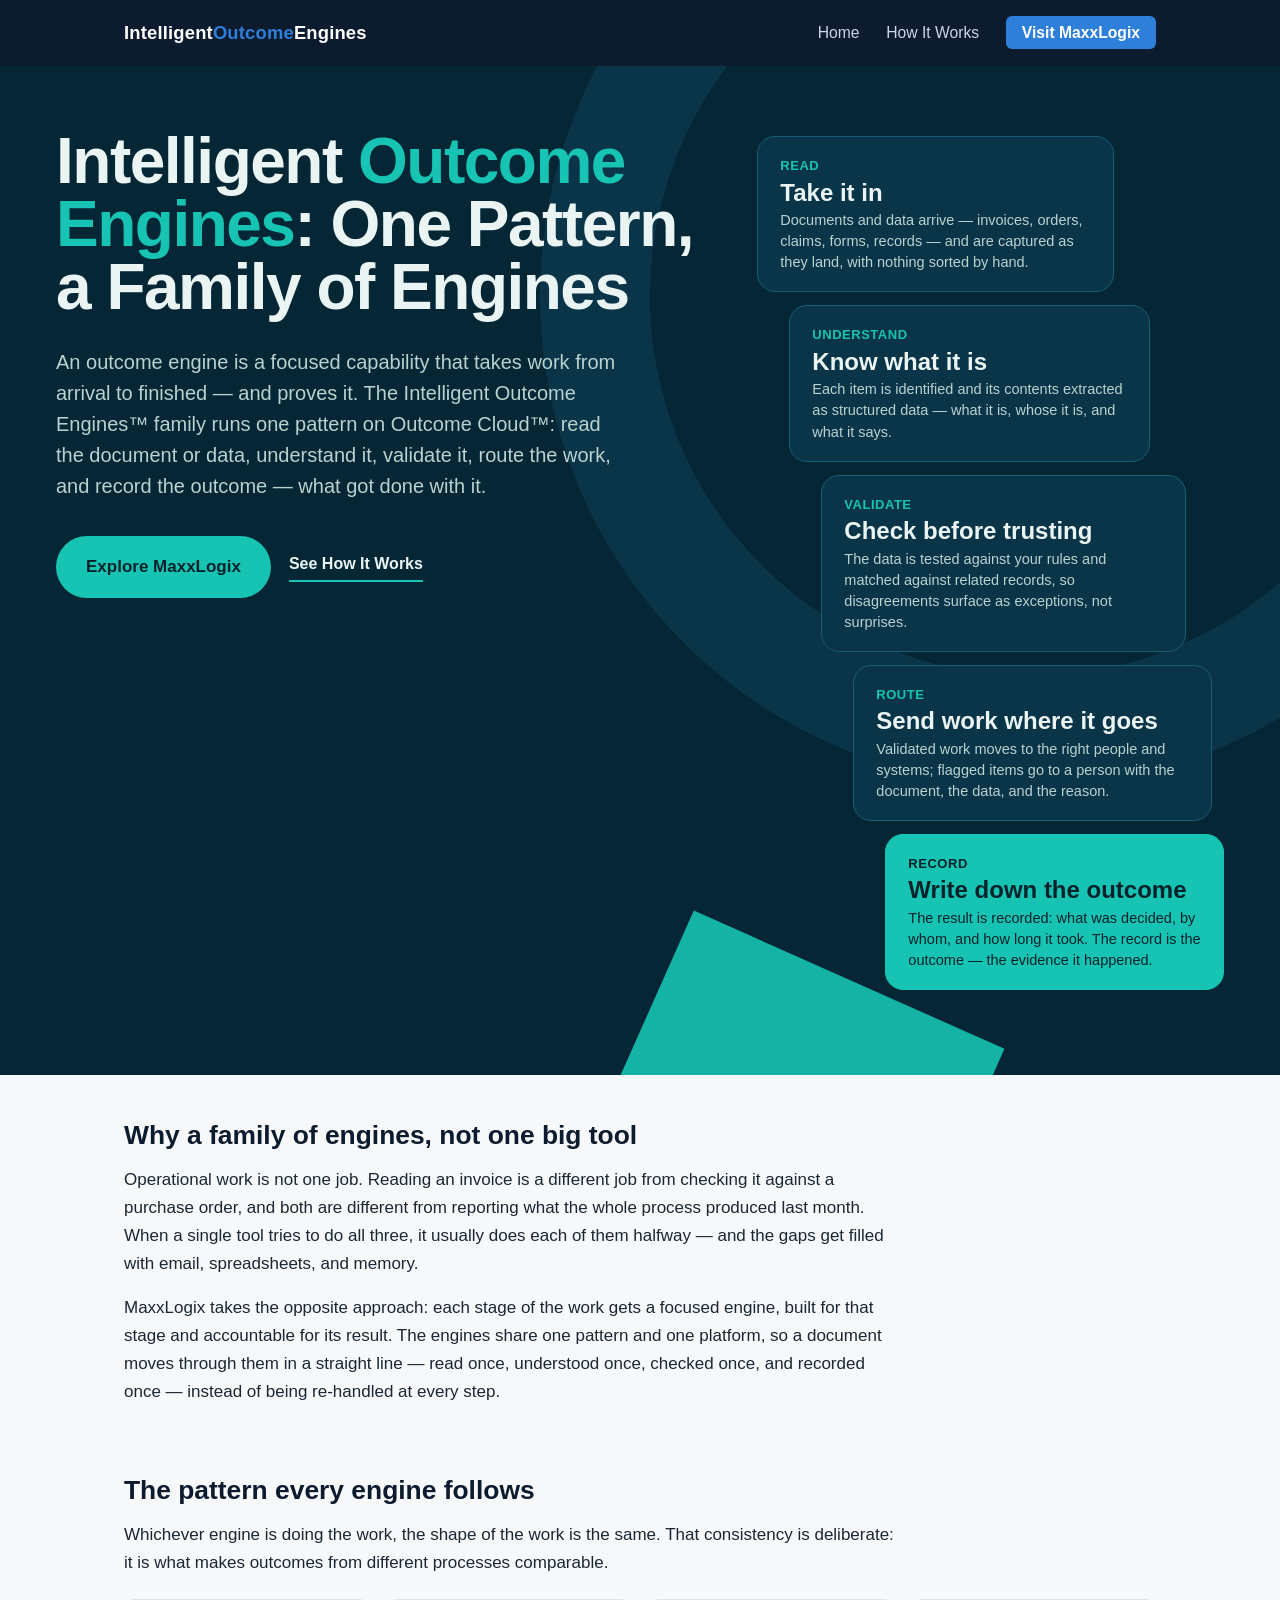
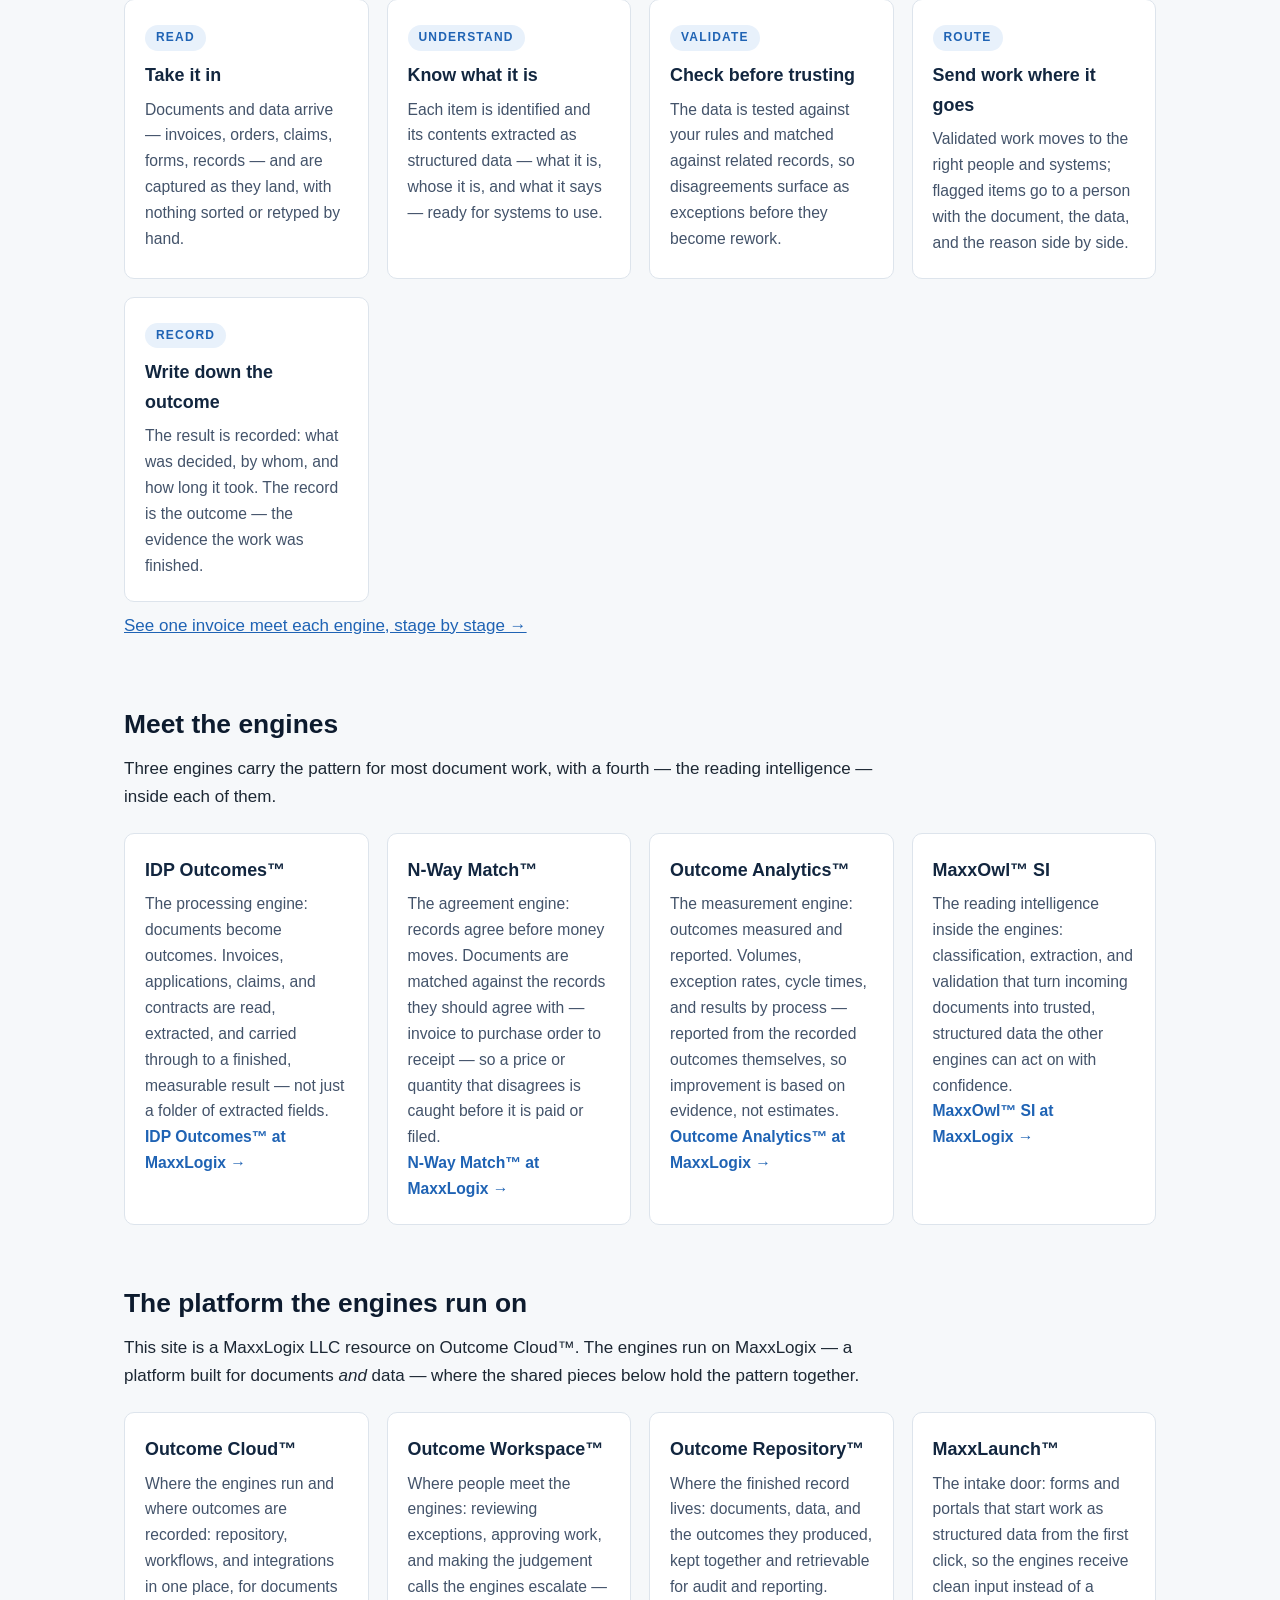
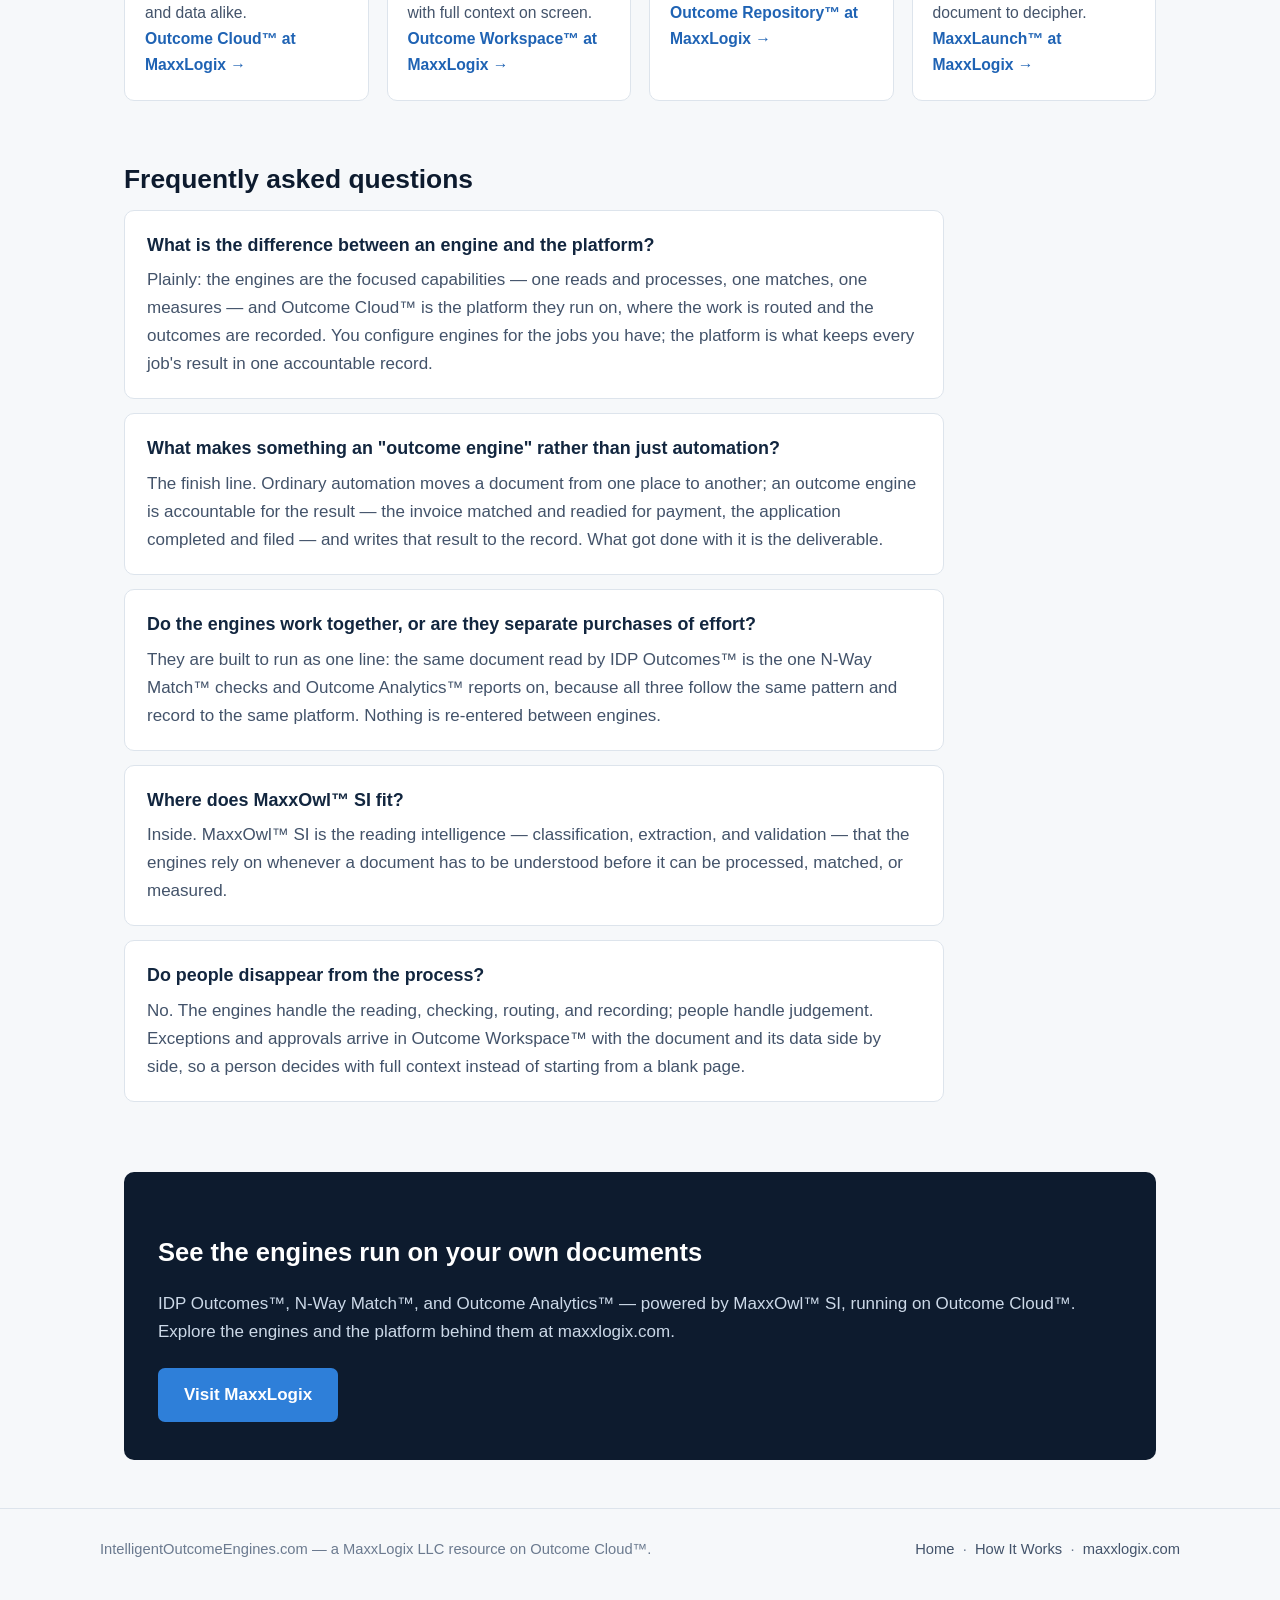
<file: index.html>
<!DOCTYPE html>
<html lang="en">
<head>
<meta charset="UTF-8">
<meta name="viewport" content="width=device-width, initial-scale=1.0">
<title>Intelligent Outcome Engines: Focused Engines for Documents and Data | Intelligent Outcome Engines</title>
<meta name="description" content="Intelligent Outcome Engines are the focused capabilities on Outcome Cloud — IDP Outcomes, N-Way Match, and Outcome Analytics, powered by MaxxOwl SI — that read, validate, and record what got done.">
<link rel="canonical" href="https://intelligentoutcomeengines.com/">
<meta property="og:type" content="website">
<meta property="og:site_name" content="Intelligent Outcome Engines">
<meta property="og:title" content="Intelligent Outcome Engines: Focused Engines for Documents and Data">
<meta property="og:description" content="One pattern — read, understand, validate, route, record — delivered as a family of engines on Outcome Cloud. Meet IDP Outcomes, N-Way Match, and Outcome Analytics.">
<meta property="og:url" content="https://intelligentoutcomeengines.com/">
<meta name="twitter:card" content="summary">
<link rel="stylesheet" href="style.css">
</head>
<body>

<header class="site-header">
  <div class="header-inner">
    <a class="wordmark" href="index.html">Intelligent<span>Outcome</span>Engines</a>
    <nav class="main-nav">
      <a href="index.html">Home</a>
      <a href="how-it-works.html">How It Works</a>
      <a class="nav-cta" href="https://maxxlogix.com">Visit MaxxLogix</a>
    </nav>
  </div>
</header>

<section class="bh">
  <div class="bh-wrap">
    <div class="bh-grid">
      <div>
        <h1 class="bh-h1" style="font-size:64px">Intelligent <span class="bh-a">Outcome Engines</span>: One Pattern, a Family of Engines</h1>
        <p class="bh-lede">An outcome engine is a focused capability that takes work from arrival to finished — and proves it. The Intelligent Outcome Engines&trade; family runs one pattern on Outcome Cloud&trade;: read the document or data, understand it, validate it, route the work, and record the outcome — what got done with it.</p>
        <div class="bh-actions">
          <a class="bh-btn" href="https://maxxlogix.com">Explore MaxxLogix</a>
          <a class="bh-link2" href="how-it-works.html">See How It Works</a>
        </div>
      </div>
      <div class="bh-path" aria-label="The path, end to end">
        <div class="bh-stage bh-s1"><div class="bh-n">Read</div><div class="bh-t">Take it in</div><div class="bh-d">Documents and data arrive — invoices, orders, claims, forms, records — and are captured as they land, with nothing sorted by hand.</div></div>
        <div class="bh-stage bh-s2"><div class="bh-n">Understand</div><div class="bh-t">Know what it is</div><div class="bh-d">Each item is identified and its contents extracted as structured data — what it is, whose it is, and what it says.</div></div>
        <div class="bh-stage bh-s3"><div class="bh-n">Validate</div><div class="bh-t">Check before trusting</div><div class="bh-d">The data is tested against your rules and matched against related records, so disagreements surface as exceptions, not surprises.</div></div>
        <div class="bh-stage bh-s4"><div class="bh-n">Route</div><div class="bh-t">Send work where it goes</div><div class="bh-d">Validated work moves to the right people and systems; flagged items go to a person with the document, the data, and the reason.</div></div>
        <div class="bh-stage bh-s5"><div class="bh-n">Record</div><div class="bh-t">Write down the outcome</div><div class="bh-d">The result is recorded: what was decided, by whom, and how long it took. The record is the outcome — the evidence it happened.</div></div>
      </div>
    </div>
  </div>
</section>

<main>

  <section>
    <h2>Why a family of engines, not one big tool</h2>
    <p>Operational work is not one job. Reading an invoice is a different job from checking it against a purchase order, and both are different from reporting what the whole process produced last month. When a single tool tries to do all three, it usually does each of them halfway — and the gaps get filled with email, spreadsheets, and memory.</p>
    <p>MaxxLogix takes the opposite approach: each stage of the work gets a focused engine, built for that stage and accountable for its result. The engines share one pattern and one platform, so a document moves through them in a straight line — read once, understood once, checked once, and recorded once — instead of being re-handled at every step.</p>
  </section>

  <section>
    <h2>The pattern every engine follows</h2>
    <p>Whichever engine is doing the work, the shape of the work is the same. That consistency is deliberate: it is what makes outcomes from different processes comparable.</p>
    <div class="grid">
      <div class="card">
        <span class="step">Read</span>
        <h3>Take it in</h3>
        <p>Documents and data arrive — invoices, orders, claims, forms, records — and are captured as they land, with nothing sorted or retyped by hand.</p>
      </div>
      <div class="card">
        <span class="step">Understand</span>
        <h3>Know what it is</h3>
        <p>Each item is identified and its contents extracted as structured data — what it is, whose it is, and what it says — ready for systems to use.</p>
      </div>
      <div class="card">
        <span class="step">Validate</span>
        <h3>Check before trusting</h3>
        <p>The data is tested against your rules and matched against related records, so disagreements surface as exceptions before they become rework.</p>
      </div>
      <div class="card">
        <span class="step">Route</span>
        <h3>Send work where it goes</h3>
        <p>Validated work moves to the right people and systems; flagged items go to a person with the document, the data, and the reason side by side.</p>
      </div>
      <div class="card">
        <span class="step">Record</span>
        <h3>Write down the outcome</h3>
        <p>The result is recorded: what was decided, by whom, and how long it took. The record is the outcome — the evidence the work was finished.</p>
      </div>
    </div>
    <p><a href="how-it-works.html">See one invoice meet each engine, stage by stage &rarr;</a></p>
  </section>

  <section>
    <h2>Meet the engines</h2>
    <p>Three engines carry the pattern for most document work, with a fourth — the reading intelligence — inside each of them.</p>
    <div class="grid">
      <div class="card">
        <h3>IDP Outcomes&trade;</h3>
        <p>The processing engine: documents become outcomes. Invoices, applications, claims, and contracts are read, extracted, and carried through to a finished, measurable result — not just a folder of extracted fields.</p>
        <p><a href="https://maxxlogix.com/idp-outcomes/">IDP Outcomes&trade; at MaxxLogix &rarr;</a></p>
      </div>
      <div class="card">
        <h3>N-Way Match&trade;</h3>
        <p>The agreement engine: records agree before money moves. Documents are matched against the records they should agree with — invoice to purchase order to receipt — so a price or quantity that disagrees is caught before it is paid or filed.</p>
        <p><a href="https://maxxlogix.com/outcome-match/">N-Way Match&trade; at MaxxLogix &rarr;</a></p>
      </div>
      <div class="card">
        <h3>Outcome Analytics&trade;</h3>
        <p>The measurement engine: outcomes measured and reported. Volumes, exception rates, cycle times, and results by process — reported from the recorded outcomes themselves, so improvement is based on evidence, not estimates.</p>
        <p><a href="https://maxxlogix.com/outcome-analytics/">Outcome Analytics&trade; at MaxxLogix &rarr;</a></p>
      </div>
      <div class="card">
        <h3>MaxxOwl&trade; SI</h3>
        <p>The reading intelligence inside the engines: classification, extraction, and validation that turn incoming documents into trusted, structured data the other engines can act on with confidence.</p>
        <p><a href="https://maxxlogix.com/maxxowl-si/">MaxxOwl&trade; SI at MaxxLogix &rarr;</a></p>
      </div>
    </div>
  </section>

  <section>
    <h2>The platform the engines run on</h2>
    <p class="narrow">This site is a MaxxLogix LLC resource on Outcome Cloud&trade;. The engines run on MaxxLogix — a platform built for documents <em>and</em> data — where the shared pieces below hold the pattern together.</p>
    <div class="grid">
      <div class="card">
        <h3>Outcome Cloud&trade;</h3>
        <p>Where the engines run and where outcomes are recorded: repository, workflows, and integrations in one place, for documents and data alike.</p>
        <p><a href="https://maxxlogix.com/outcome-cloud/">Outcome Cloud&trade; at MaxxLogix &rarr;</a></p>
      </div>
      <div class="card">
        <h3>Outcome Workspace&trade;</h3>
        <p>Where people meet the engines: reviewing exceptions, approving work, and making the judgement calls the engines escalate — with full context on screen.</p>
        <p><a href="https://maxxlogix.com/outcome-workspace/">Outcome Workspace&trade; at MaxxLogix &rarr;</a></p>
      </div>
      <div class="card">
        <h3>Outcome Repository&trade;</h3>
        <p>Where the finished record lives: documents, data, and the outcomes they produced, kept together and retrievable for audit and reporting.</p>
        <p><a href="https://maxxlogix.com/outcome-repository/">Outcome Repository&trade; at MaxxLogix &rarr;</a></p>
      </div>
      <div class="card">
        <h3>MaxxLaunch&trade;</h3>
        <p>The intake door: forms and portals that start work as structured data from the first click, so the engines receive clean input instead of a document to decipher.</p>
        <p><a href="https://maxxlogix.com/maxxlaunch/">MaxxLaunch&trade; at MaxxLogix &rarr;</a></p>
      </div>
    </div>
  </section>

  <section>
    <h2>Frequently asked questions</h2>

    <div class="faq-item">
      <h3>What is the difference between an engine and the platform?</h3>
      <p>Plainly: the engines are the focused capabilities — one reads and processes, one matches, one measures — and Outcome Cloud&trade; is the platform they run on, where the work is routed and the outcomes are recorded. You configure engines for the jobs you have; the platform is what keeps every job's result in one accountable record.</p>
    </div>

    <div class="faq-item">
      <h3>What makes something an "outcome engine" rather than just automation?</h3>
      <p>The finish line. Ordinary automation moves a document from one place to another; an outcome engine is accountable for the result — the invoice matched and readied for payment, the application completed and filed — and writes that result to the record. What got done with it is the deliverable.</p>
    </div>

    <div class="faq-item">
      <h3>Do the engines work together, or are they separate purchases of effort?</h3>
      <p>They are built to run as one line: the same document read by IDP Outcomes&trade; is the one N-Way Match&trade; checks and Outcome Analytics&trade; reports on, because all three follow the same pattern and record to the same platform. Nothing is re-entered between engines.</p>
    </div>

    <div class="faq-item">
      <h3>Where does MaxxOwl&trade; SI fit?</h3>
      <p>Inside. MaxxOwl&trade; SI is the reading intelligence — classification, extraction, and validation — that the engines rely on whenever a document has to be understood before it can be processed, matched, or measured.</p>
    </div>

    <div class="faq-item">
      <h3>Do people disappear from the process?</h3>
      <p>No. The engines handle the reading, checking, routing, and recording; people handle judgement. Exceptions and approvals arrive in Outcome Workspace&trade; with the document and its data side by side, so a person decides with full context instead of starting from a blank page.</p>
    </div>
  </section>

  <div class="cta-band">
    <h2>See the engines run on your own documents</h2>
    <p>IDP Outcomes&trade;, N-Way Match&trade;, and Outcome Analytics&trade; — powered by MaxxOwl&trade; SI, running on Outcome Cloud&trade;. Explore the engines and the platform behind them at maxxlogix.com.</p>
    <a class="btn" href="https://maxxlogix.com">Visit MaxxLogix</a>
  </div>

</main>

<footer class="site-footer">
  <div class="footer-inner">
    <span>IntelligentOutcomeEngines.com — a MaxxLogix LLC resource on Outcome Cloud&trade;.</span>
    <span><a href="index.html">Home</a> &nbsp;·&nbsp; <a href="how-it-works.html">How It Works</a> &nbsp;·&nbsp; <a href="https://maxxlogix.com">maxxlogix.com</a></span>
  </div>
</footer>

</body>
</html>
</file>
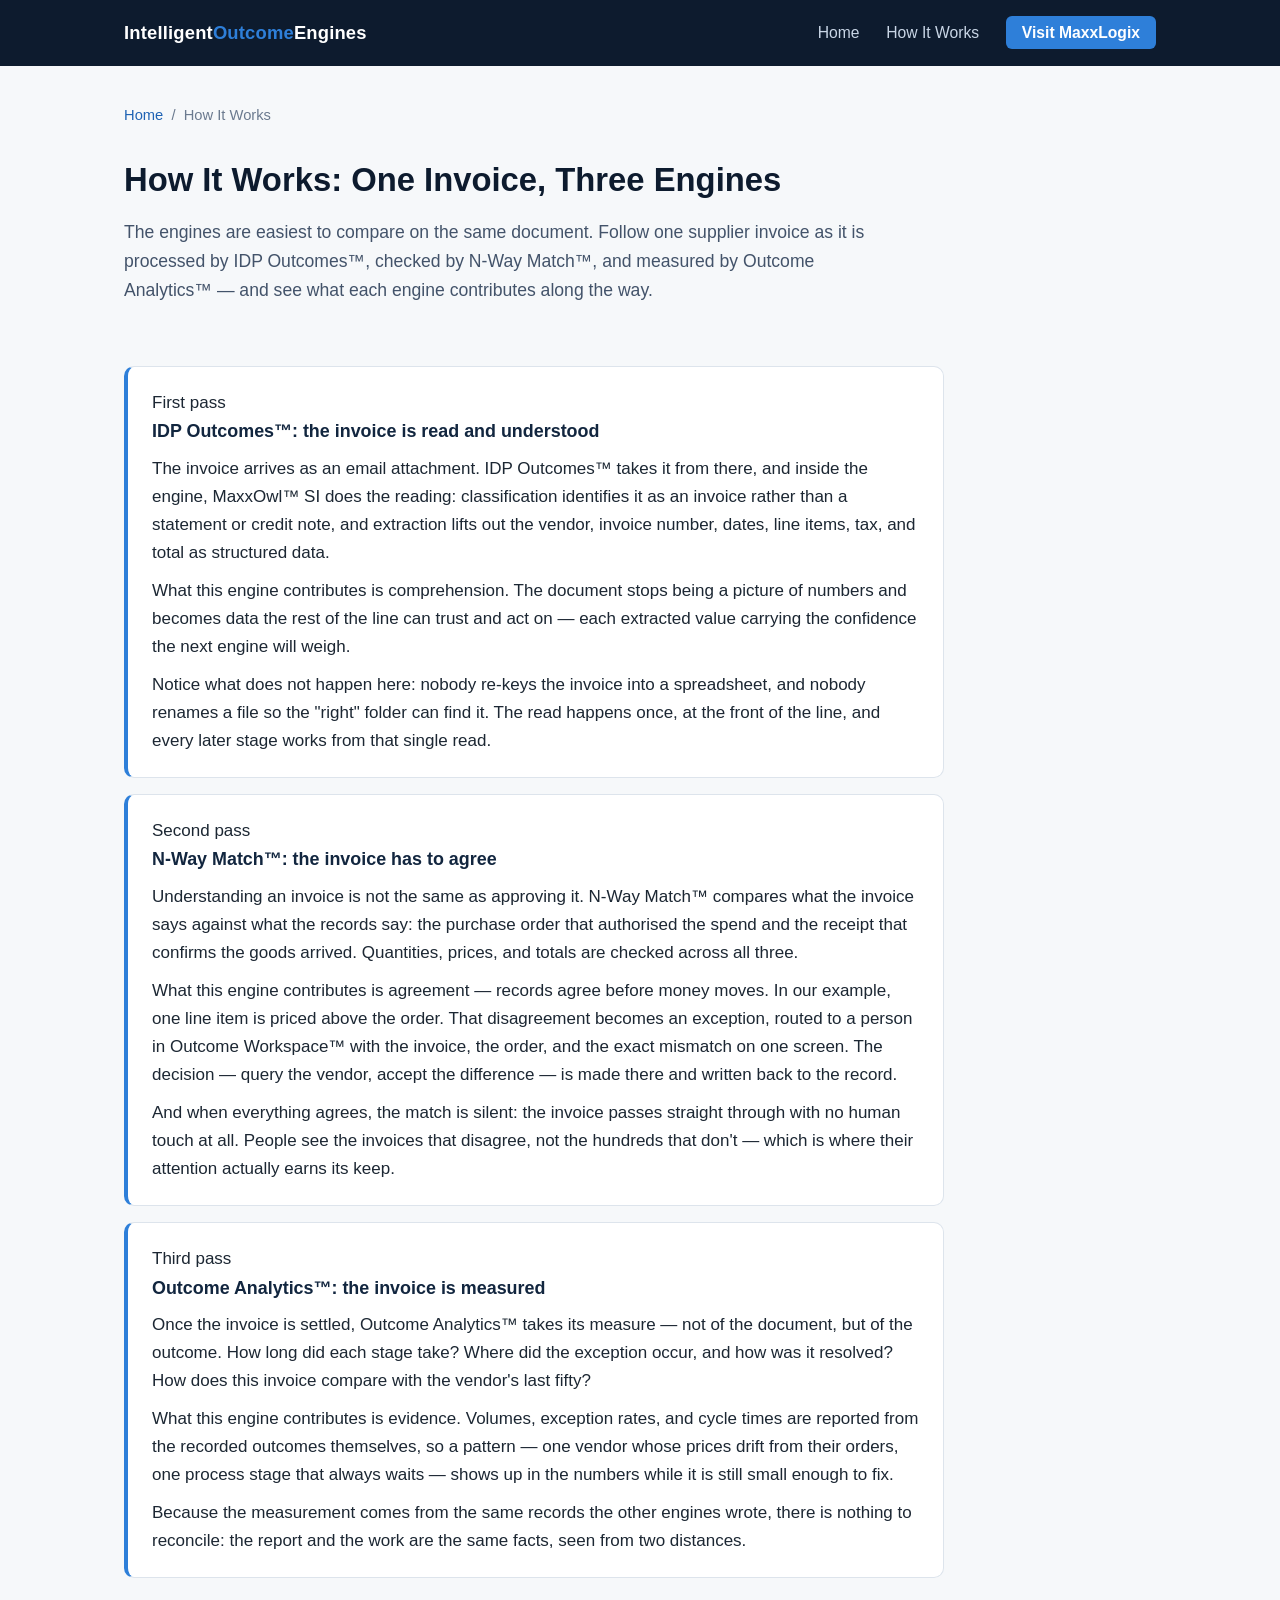
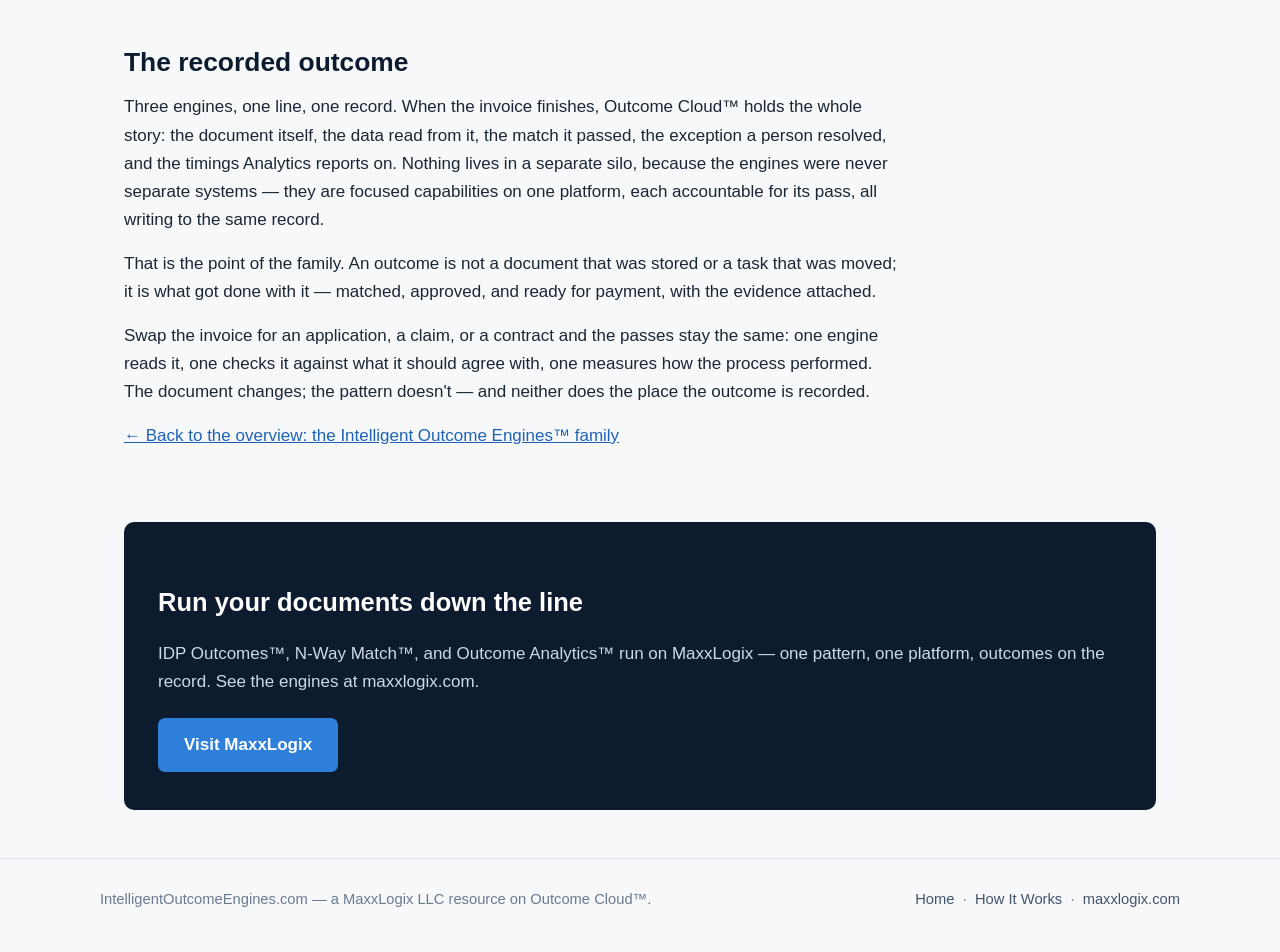
<file: how-it-works.html>
<!DOCTYPE html>
<html lang="en">
<head>
<meta charset="UTF-8">
<meta name="viewport" content="width=device-width, initial-scale=1.0">
<title>How It Works: One Invoice, Three Engines | Intelligent Outcome Engines</title>
<meta name="description" content="The Intelligent Outcome Engines compared: follow one invoice through IDP Outcomes, N-Way Match, and Outcome Analytics, and see what each engine contributes.">
<link rel="canonical" href="https://intelligentoutcomeengines.com/how-it-works.html">
<meta property="og:type" content="article">
<meta property="og:site_name" content="Intelligent Outcome Engines">
<meta property="og:title" content="How It Works: One Invoice, Three Engines">
<meta property="og:description" content="The same document, three engines: processed by IDP Outcomes, checked by N-Way Match, measured by Outcome Analytics — and recorded as one outcome.">
<meta property="og:url" content="https://intelligentoutcomeengines.com/how-it-works.html">
<meta name="twitter:card" content="summary">
<link rel="stylesheet" href="style.css">
</head>
<body>

<header class="site-header">
  <div class="header-inner">
    <a class="wordmark" href="index.html">Intelligent<span>Outcome</span>Engines</a>
    <nav class="main-nav">
      <a href="index.html">Home</a>
      <a href="how-it-works.html">How It Works</a>
      <a class="nav-cta" href="https://maxxlogix.com">Visit MaxxLogix</a>
    </nav>
  </div>
</header>

<main>

  <p class="crumb"><a href="index.html">Home</a> &nbsp;/&nbsp; How It Works</p>

  <div class="page-head">
    <h1>How It Works: One Invoice, Three Engines</h1>
    <p class="lede">The engines are easiest to compare on the same document. Follow one supplier invoice as it is processed by IDP Outcomes&trade;, checked by N-Way Match&trade;, and measured by Outcome Analytics&trade; — and see what each engine contributes along the way.</p>
  </div>

  <section>
    <div class="stage-list">

      <div class="stage-block">
        <span class="step">First pass</span>
        <h3>IDP Outcomes&trade;: the invoice is read and understood</h3>
        <p>The invoice arrives as an email attachment. IDP Outcomes&trade; takes it from there, and inside the engine, MaxxOwl&trade; SI does the reading: classification identifies it as an invoice rather than a statement or credit note, and extraction lifts out the vendor, invoice number, dates, line items, tax, and total as structured data.</p>
        <p>What this engine contributes is comprehension. The document stops being a picture of numbers and becomes data the rest of the line can trust and act on — each extracted value carrying the confidence the next engine will weigh.</p>
        <p>Notice what does not happen here: nobody re-keys the invoice into a spreadsheet, and nobody renames a file so the "right" folder can find it. The read happens once, at the front of the line, and every later stage works from that single read.</p>
      </div>

      <div class="stage-block">
        <span class="step">Second pass</span>
        <h3>N-Way Match&trade;: the invoice has to agree</h3>
        <p>Understanding an invoice is not the same as approving it. N-Way Match&trade; compares what the invoice says against what the records say: the purchase order that authorised the spend and the receipt that confirms the goods arrived. Quantities, prices, and totals are checked across all three.</p>
        <p>What this engine contributes is agreement — records agree before money moves. In our example, one line item is priced above the order. That disagreement becomes an exception, routed to a person in Outcome Workspace&trade; with the invoice, the order, and the exact mismatch on one screen. The decision — query the vendor, accept the difference — is made there and written back to the record.</p>
        <p>And when everything agrees, the match is silent: the invoice passes straight through with no human touch at all. People see the invoices that disagree, not the hundreds that don't — which is where their attention actually earns its keep.</p>
      </div>

      <div class="stage-block">
        <span class="step">Third pass</span>
        <h3>Outcome Analytics&trade;: the invoice is measured</h3>
        <p>Once the invoice is settled, Outcome Analytics&trade; takes its measure — not of the document, but of the outcome. How long did each stage take? Where did the exception occur, and how was it resolved? How does this invoice compare with the vendor's last fifty?</p>
        <p>What this engine contributes is evidence. Volumes, exception rates, and cycle times are reported from the recorded outcomes themselves, so a pattern — one vendor whose prices drift from their orders, one process stage that always waits — shows up in the numbers while it is still small enough to fix.</p>
        <p>Because the measurement comes from the same records the other engines wrote, there is nothing to reconcile: the report and the work are the same facts, seen from two distances.</p>
      </div>

    </div>
  </section>

  <section>
    <h2>The recorded outcome</h2>
    <p class="narrow">Three engines, one line, one record. When the invoice finishes, Outcome Cloud&trade; holds the whole story: the document itself, the data read from it, the match it passed, the exception a person resolved, and the timings Analytics reports on. Nothing lives in a separate silo, because the engines were never separate systems — they are focused capabilities on one platform, each accountable for its pass, all writing to the same record.</p>
    <p class="narrow">That is the point of the family. An outcome is not a document that was stored or a task that was moved; it is what got done with it — matched, approved, and ready for payment, with the evidence attached.</p>
    <p class="narrow">Swap the invoice for an application, a claim, or a contract and the passes stay the same: one engine reads it, one checks it against what it should agree with, one measures how the process performed. The document changes; the pattern doesn't — and neither does the place the outcome is recorded.</p>
    <p class="narrow"><a href="index.html">&larr; Back to the overview: the Intelligent Outcome Engines&trade; family</a></p>
  </section>

  <div class="cta-band">
    <h2>Run your documents down the line</h2>
    <p>IDP Outcomes&trade;, N-Way Match&trade;, and Outcome Analytics&trade; run on MaxxLogix — one pattern, one platform, outcomes on the record. See the engines at maxxlogix.com.</p>
    <a class="btn" href="https://maxxlogix.com">Visit MaxxLogix</a>
  </div>

</main>

<footer class="site-footer">
  <div class="footer-inner">
    <span>IntelligentOutcomeEngines.com — a MaxxLogix LLC resource on Outcome Cloud&trade;.</span>
    <span><a href="index.html">Home</a> &nbsp;·&nbsp; <a href="how-it-works.html">How It Works</a> &nbsp;·&nbsp; <a href="https://maxxlogix.com">maxxlogix.com</a></span>
  </div>
</footer>

</body>
</html>
</file>
<file: style.css>
/* Intelligent Outcome Engines — microsite styles
   Palette: deep navy / slate with a single steel-blue accent.
   No external assets. System font stack only. */

:root {
  --navy: #0d1b2e;
  --navy-2: #12263f;
  --slate: #43536a;
  --slate-light: #6b7a8f;
  --ink: #1c2733;
  --bg: #f6f8fa;
  --card: #ffffff;
  --line: #dde4ec;
  --accent: #2e7fd9;
  --accent-dark: #1f63b4;
  --radius: 10px;
}

* { box-sizing: border-box; }

html { scroll-behavior: smooth; }

body {
  margin: 0;
  font-family: -apple-system, BlinkMacSystemFont, "Segoe UI", Roboto,
    "Helvetica Neue", Arial, sans-serif;
  color: var(--ink);
  background: var(--bg);
  line-height: 1.65;
  font-size: 17px;
}

a { color: var(--accent-dark); }
a:hover { color: var(--accent); }

/* ---------- Header ---------- */
.site-header {
  background: var(--navy);
  color: #fff;
}
.header-inner {
  max-width: 1080px;
  margin: 0 auto;
  padding: 18px 24px;
  display: flex;
  flex-wrap: wrap;
  align-items: center;
  justify-content: space-between;
  gap: 12px;
}
.wordmark {
  color: #fff;
  text-decoration: none;
  font-weight: 700;
  font-size: 1.15rem;
  letter-spacing: 0.01em;
}
.wordmark span { color: var(--accent); }
.main-nav a {
  color: #c9d6e6;
  text-decoration: none;
  margin-left: 22px;
  font-size: 0.98rem;
}
.main-nav a:hover { color: #fff; }
.main-nav a.nav-cta {
  background: var(--accent);
  color: #fff;
  padding: 8px 16px;
  border-radius: 6px;
  font-weight: 600;
}
.main-nav a.nav-cta:hover { background: var(--accent-dark); }

/* ---------- Hero ---------- */
.hero {
  background: linear-gradient(160deg, var(--navy) 0%, var(--navy-2) 70%, #1a3a5c 100%);
  color: #fff;
  padding: 64px 24px 72px;
}
.hero-inner { max-width: 820px; margin: 0 auto; }
.hero .eyebrow {
  text-transform: uppercase;
  letter-spacing: 0.14em;
  font-size: 0.78rem;
  font-weight: 700;
  color: #8fc1f2;
  margin: 0 0 14px;
}
.hero h1 {
  font-size: 2.45rem;
  line-height: 1.18;
  margin: 0 0 18px;
  font-weight: 750;
}
.hero p.lede {
  font-size: 1.16rem;
  color: #d7e3f0;
  margin: 0 0 28px;
  max-width: 680px;
}
.btn {
  display: inline-block;
  background: var(--accent);
  color: #fff;
  text-decoration: none;
  font-weight: 600;
  padding: 13px 26px;
  border-radius: 7px;
  margin-right: 12px;
}
.btn:hover { background: var(--accent-dark); color: #fff; }
.btn.ghost {
  background: transparent;
  border: 1px solid #7d97b5;
  color: #e6eef7;
}
.btn.ghost:hover { border-color: #fff; color: #fff; }

/* ---------- Layout ---------- */
main { max-width: 1080px; margin: 0 auto; padding: 0 24px; }
section { padding: 44px 0 8px; }
section h2 {
  font-size: 1.65rem;
  line-height: 1.25;
  color: var(--navy);
  margin: 0 0 14px;
}
section h3 { color: var(--navy-2); margin: 0 0 8px; font-size: 1.12rem; }
section p { max-width: 780px; margin: 0 0 16px; }
.narrow { max-width: 780px; }

/* ---------- Stage / card grids ---------- */
.grid {
  display: grid;
  grid-template-columns: repeat(auto-fit, minmax(230px, 1fr));
  gap: 18px;
  margin: 22px 0 10px;
}
.card {
  background: var(--card);
  border: 1px solid var(--line);
  border-radius: var(--radius);
  padding: 22px 20px;
}
.card .step {
  display: inline-block;
  font-size: 0.75rem;
  font-weight: 700;
  letter-spacing: 0.1em;
  text-transform: uppercase;
  color: var(--accent-dark);
  background: #e8f1fb;
  border-radius: 20px;
  padding: 3px 11px;
  margin-bottom: 10px;
}
.card p { margin: 0; font-size: 0.98rem; color: var(--slate); }
.card h3 { margin-bottom: 6px; }
.card a { font-weight: 600; text-decoration: none; }
.card a:hover { text-decoration: underline; }

/* ---------- Deep-dive stage list (how it works) ---------- */
.stage-list { max-width: 820px; }
.stage-block {
  background: var(--card);
  border: 1px solid var(--line);
  border-left: 4px solid var(--accent);
  border-radius: var(--radius);
  padding: 22px 24px;
  margin-bottom: 16px;
}
.stage-block p { margin: 0 0 10px; }
.stage-block p:last-child { margin-bottom: 0; }

/* ---------- FAQ ---------- */
.faq-item {
  background: var(--card);
  border: 1px solid var(--line);
  border-radius: var(--radius);
  padding: 20px 22px;
  margin-bottom: 14px;
  max-width: 820px;
}
.faq-item h3 { margin-bottom: 6px; }
.faq-item p { margin: 0; color: var(--slate); }

/* ---------- CTA band ---------- */
.cta-band {
  background: var(--navy);
  color: #fff;
  border-radius: var(--radius);
  padding: 38px 34px;
  margin: 48px 0;
  text-align: left;
}
.cta-band h2 { color: #fff; margin-bottom: 10px; }
.cta-band p { color: #ccd9e8; margin-bottom: 22px; }

/* ---------- Footer ---------- */
.site-footer {
  border-top: 1px solid var(--line);
  margin-top: 24px;
  padding: 28px 24px 40px;
  color: var(--slate-light);
  font-size: 0.92rem;
}
.footer-inner {
  max-width: 1080px;
  margin: 0 auto;
  display: flex;
  flex-wrap: wrap;
  gap: 10px 28px;
  justify-content: space-between;
}
.site-footer a { color: var(--slate); text-decoration: none; }
.site-footer a:hover { text-decoration: underline; }

/* ---------- Breadcrumb (subpage) ---------- */
.crumb { padding: 22px 0 0; font-size: 0.92rem; color: var(--slate-light); }
.crumb a { text-decoration: none; }
.crumb a:hover { text-decoration: underline; }
.page-head { padding-top: 18px; }
.page-head h1 { font-size: 2.05rem; color: var(--navy); line-height: 1.22; margin: 0 0 12px; }
.page-head p.lede { font-size: 1.1rem; color: var(--slate); max-width: 760px; }

/* ---------- Responsive ---------- */
@media (max-width: 640px) {
  body { font-size: 16px; }
  .hero { padding: 44px 20px 52px; }
  .hero h1 { font-size: 1.85rem; }
  .page-head h1 { font-size: 1.6rem; }
  section h2 { font-size: 1.4rem; }
  .main-nav a { margin-left: 14px; }
  .btn { display: block; text-align: center; margin: 0 0 10px; }
  .cta-band { padding: 28px 22px; }
}

/* ===== Bold hero (bh-) — 2026-11-17 rollout, approved sample system ===== */
.bh{position:relative;background:#052635;color:#eaf5f3;overflow:clip;padding:64px 56px 72px}
.bh::before{content:"";position:absolute;width:760px;height:760px;border-radius:50%;border:110px solid #0a3549;right:-240px;top:-260px}
.bh::after{content:"";position:absolute;width:340px;height:340px;background:#17c3b2;right:330px;bottom:-230px;transform:rotate(24deg);opacity:.9}
.bh-wrap{position:relative;z-index:2;max-width:1360px;margin:0 auto}
.bh-grid{display:grid;grid-template-columns:minmax(0,7fr) minmax(0,5fr);gap:48px;align-items:start}
.bh-h1{font-weight:800;line-height:.98;letter-spacing:-1.5px;margin:0;overflow-wrap:break-word;text-wrap:balance;color:#eaf5f3}
.bh-a{color:#17c3b2}
.bh-h{color:#ffb03a}
.bh-lede{margin-top:28px;font-size:20px;line-height:1.55;color:#b9d2cf;max-width:560px}
.bh-actions{margin-top:34px;display:flex;gap:18px;align-items:center;flex-wrap:wrap}
.bh-btn{display:inline-block;background:#17c3b2;color:#03222b;font-weight:700;font-size:17px;text-decoration:none;padding:17px 30px;border-radius:999px;transition:transform .18s ease}
.bh-btn:hover{transform:translateY(-2px);color:#03222b}
.bh-link2{color:#eaf5f3;font-weight:600;font-size:16px;text-decoration:none;border-bottom:2px solid #17c3b2;padding-bottom:3px}
.bh-link2:hover{color:#17c3b2}
.bh-path{position:relative;padding-top:6px}
.bh-stage{background:#0a3549;border:1px solid #155e75;border-radius:18px;padding:18px 22px;margin-bottom:13px;position:relative}
.bh-n{font-size:13px;color:#17c3b2;font-weight:700;letter-spacing:.04em;text-transform:uppercase}
.bh-t{font-size:24px;font-weight:700;margin-top:2px;line-height:1.15;color:#eaf5f3}
.bh-d{font-size:14.5px;color:#b9d2cf;margin-top:4px;line-height:1.45}
.bh-s1{margin-right:110px}
.bh-s2{margin-left:32px;margin-right:74px}
.bh-s3{margin-left:64px;margin-right:38px}
.bh-s4{margin-left:96px;margin-right:12px}
.bh-s5{margin-left:128px;background:#17c3b2;border-color:#17c3b2}
.bh-s5 .bh-n,.bh-s5 .bh-t,.bh-s5 .bh-d{color:#03222b}
@media (max-width:900px){
  .bh{padding:44px 24px 54px}
  .bh-grid{grid-template-columns:1fr}
  .bh-h1{font-size:52px !important}
  .bh-s1,.bh-s2,.bh-s3,.bh-s4,.bh-s5{margin-left:0;margin-right:0}
}
@media (prefers-reduced-motion: reduce){
  .bh-btn{transition:none}
  .bh-btn:hover{transform:none}
}
</file>
